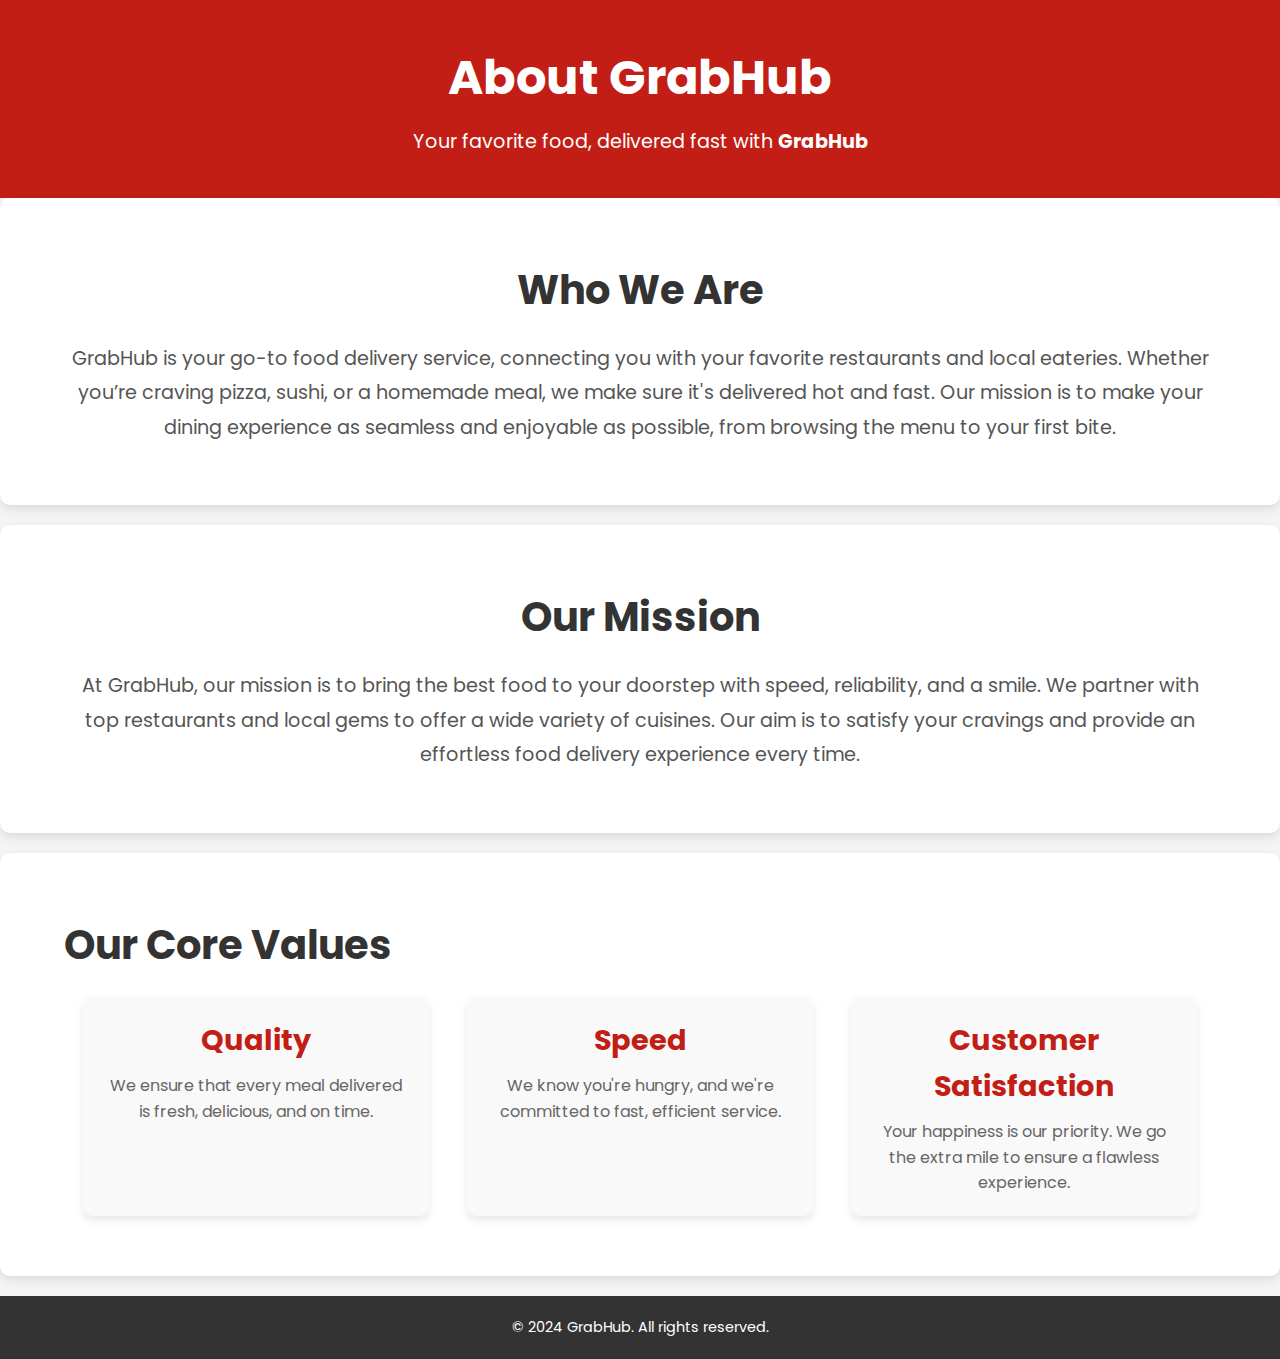
<file: About us.html>
<!DOCTYPE html>
<html lang="en">
<head>
  <meta charset="UTF-8">
  <meta name="viewport" content="width=device-width, initial-scale=1.0">
  <meta http-equiv="X-UA-Compatible" content="ie=edge">
  <title>About Us - GrabHub</title>
  <link rel="stylesheet" href="About us.css">
  <script src="About us.js" defer></script>
  <link href="https://fonts.googleapis.com/css2?family=Poppins:wght@300;400;600&display=swap" rel="stylesheet">
</head>
<body>

  <header>
    <div class="container">
      <h1>About GrabHub</h1>
      <p>Your favorite food, delivered fast with <strong>GrabHub</strong></p>
    </div>
  </header>

  <section class="about-section">
    <div class="container">
      <div class="about-content">
        <h2>Who We Are</h2>
        <p>GrabHub is your go-to food delivery service, connecting you with your favorite restaurants and local eateries. Whether you’re craving pizza, sushi, or a homemade meal, we make sure it's delivered hot and fast. Our mission is to make your dining experience as seamless and enjoyable as possible, from browsing the menu to your first bite.</p>
      </div>
    <!-- <div class="about-image">
        <img src="About us backgound image.jpg" alt="Food Delivery">
      </div>-->
    </div>
  </section>

  <section class="mission-section">
    <div class="container">
      <div class="mission-content">
        <h2>Our Mission</h2>
        <p>At GrabHub, our mission is to bring the best food to your doorstep with speed, reliability, and a smile. We partner with top restaurants and local gems to offer a wide variety of cuisines. Our aim is to satisfy your cravings and provide an effortless food delivery experience every time.</p>
      </div>
    </div>
  </section>

  <section class="values-section">
    <div class="container">
      <h2>Our Core Values</h2>
      <div class="values-grid">
        <div class="value-item">
          <h3>Quality</h3>
          <p>We ensure that every meal delivered is fresh, delicious, and on time.</p>
        </div>
        <div class="value-item">
          <h3>Speed</h3>
          <p>We know you're hungry, and we're committed to fast, efficient service.</p>
        </div>
        <div class="value-item">
          <h3>Customer Satisfaction</h3>
          <p>Your happiness is our priority. We go the extra mile to ensure a flawless experience.</p>
        </div>
      </div>
    </div>
  </section>

  <footer>
    <div class="container">
      <p>&copy; 2024 GrabHub. All rights reserved.</p>
    </div>
  </footer>
</body>
</html>
</file>
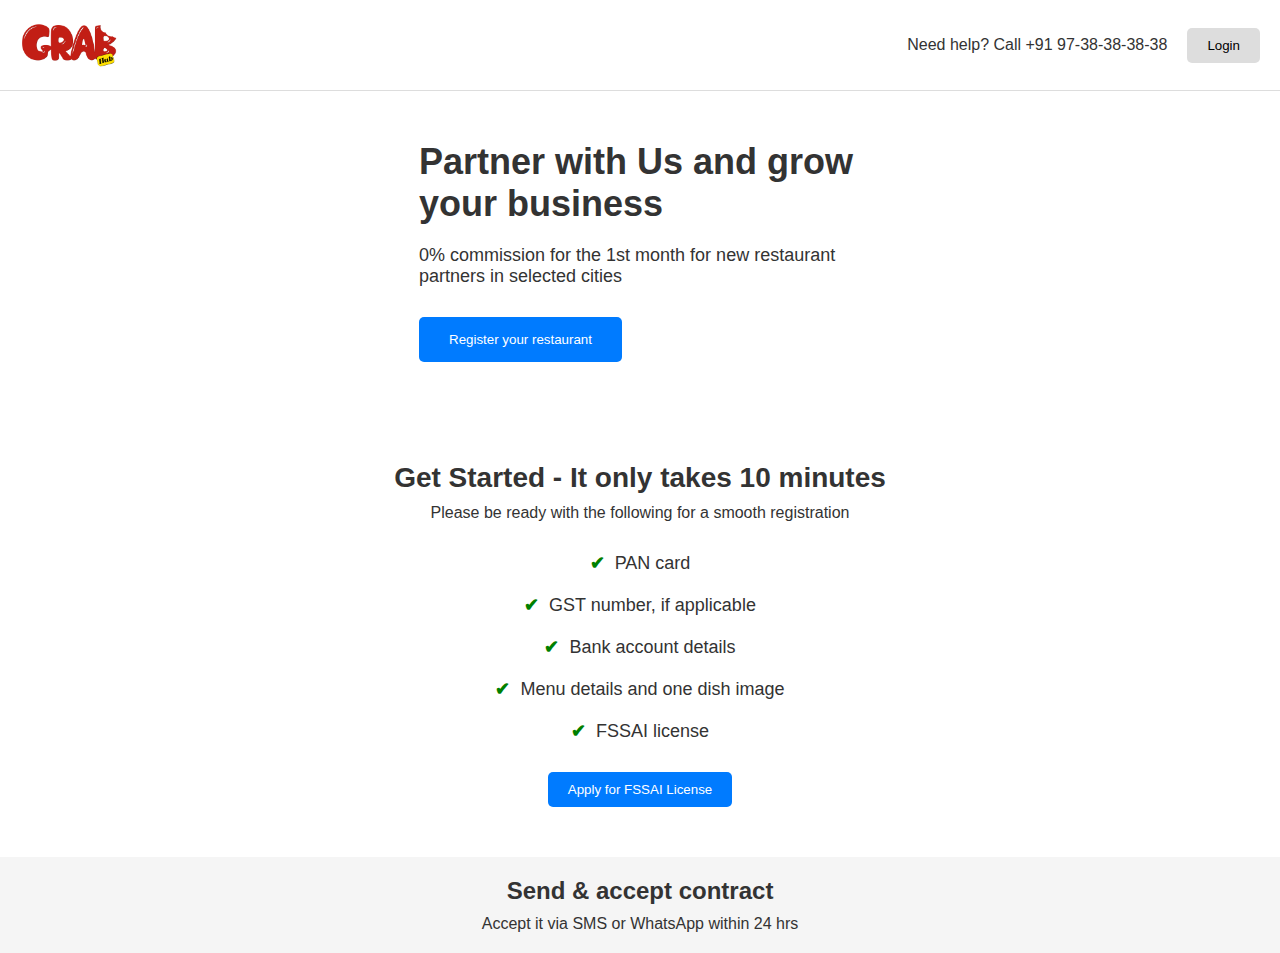
<file: addres.html>
<!DOCTYPE html>
<html lang="en">
<head>
    <meta charset="UTF-8">
    <meta name="viewport" content="width=device-width, initial-scale=1.0">
    <title>Partner with Us</title>
    <link rel="stylesheet" href="styleres.css">
</head>
<body>

    <!-- Header Section -->
    <header class="header">
        <img src="logo.png.jpg" alt="Your Logo" class="logo">
        <div class="help-section">
            <p>Need help? Call +91 97-38-38-38-38</p>
           <a href="login.html"> <button class="login-btn">Login</button></a>
        </div>
    </header>

    <!-- Main Content -->
    <div class="main-content">
        
        <div class="right-content">
            <h1>Partner with Us and grow your business</h1>
            <p>0% commission for the 1st month for new restaurant partners in selected cities</p>
            <button class="register-btn">Register your restaurant</button>
        </div>
    </div>

    <!-- Information Section -->
    <div class="info-section">
        <h2>Get Started - It only takes 10 minutes</h2>
        <p>Please be ready with the following for a smooth registration</p>
        <ul>
            <li>PAN card</li>
            <li>GST number, if applicable</li>
            <li>Bank account details</li>
            <li>Menu details and one dish image</li>
            <li>FSSAI license</li>
        </ul>
        <button class="apply-btn">Apply for FSSAI License</button>
    </div>

    <!-- Contract Section -->
    <div class="contract-section">
        <div class="contract-info">
            <h3>Send & accept contract</h3>
            <p>Accept it via SMS or WhatsApp within 24 hrs</p>
        </div>
    </div>

</body>
</html>
</file>
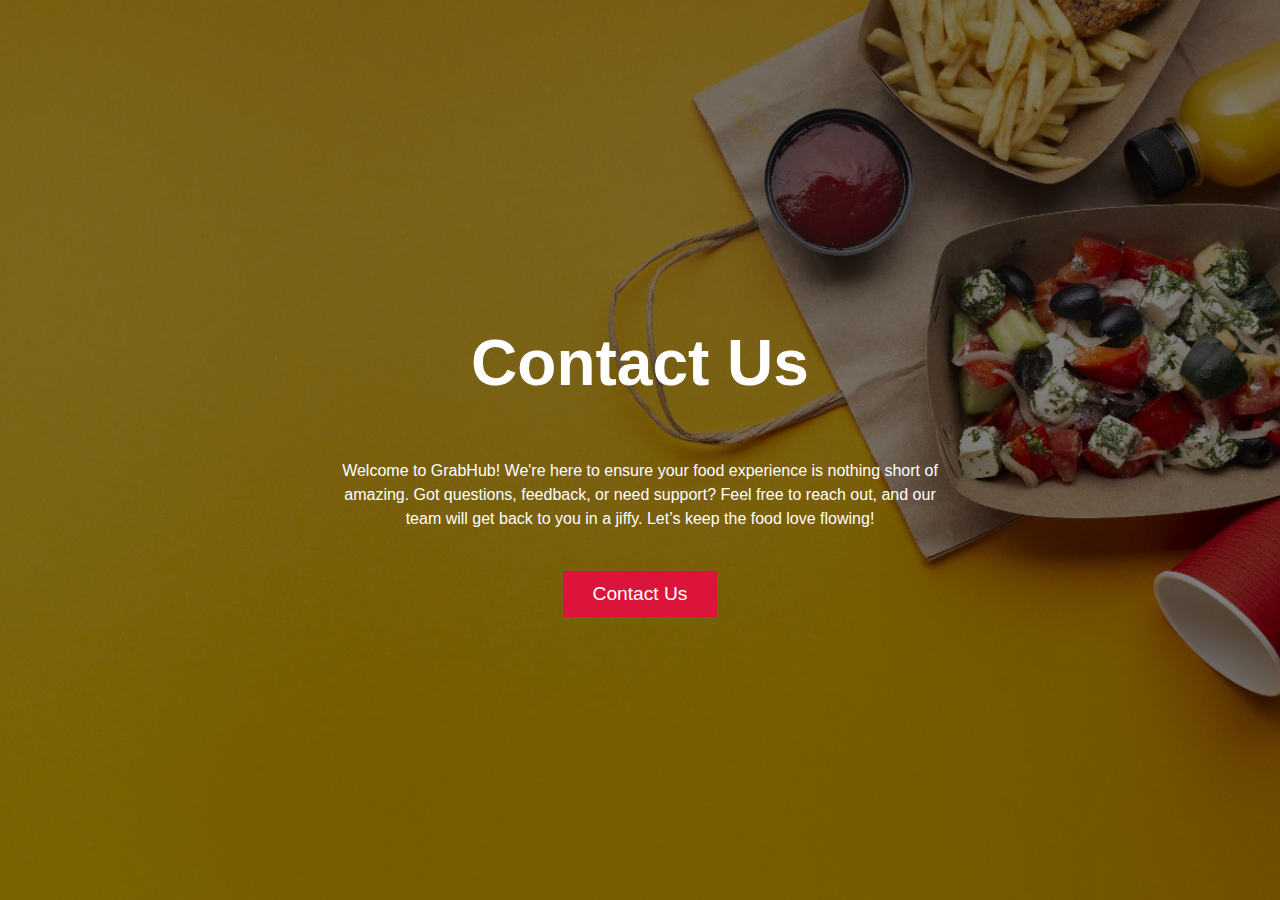
<file: contact us.html>
<!DOCTYPE html>
<html lang="en">
<head>
    <meta charset="UTF-8">
    <meta name="viewport" content="width=device-width, initial-scale=1.0">
    <title>Contact Us</title>
    <link rel="stylesheet" href="contact us.css">
</head>
<body>
    <header>
        <div class="content-container">
            <h1>Contact Us</h1>
            <p>
                Welcome to GrabHub! 
                We're here to ensure your food experience is nothing short of amazing. 
                Got questions, feedback, or need support? Feel free to reach out, and our team will get back to you in a jiffy. 
                Let’s keep the food love flowing!
            </p>
             <button class="cta-btn" id="open">Contact Us</button>
        </div>
    </header>
    <section class="modal-container" id="modal">
        <section class="modal">
            <button class="close-btn" id="close">x</button>
            <div class="modal-content">
                <h1>Contact Us</h1>
                <form class="modal-form">
                    <div>
                        <label for="name">Name</label>
                        <input
                        type="text"
                        id="name"
                        placeholder="Enter Name"
                        class="form-input"
                        />
                    </div>
                    <div>
                        <label for="Phone Number">phone Number</label>
                        <input
                        type="text"
                        id="name"
                        placeholder="Enter Your Mobile Number"
                        class="form-input"
                        />
                    </div>
                    <div>
                        <label for="email id">Email ID</label>
                        <input
                        type="text"
                        id="name"
                        placeholder="Enter your Email Id"
                        class="form-input"
                        />
                    </div>
                    <input type="submit" value="Submit" class="submit-btn"/>
                </form>
            </div>

        </section>
    </section>


    <script src="contact us.js"></script>
</body>
</html>
</file>
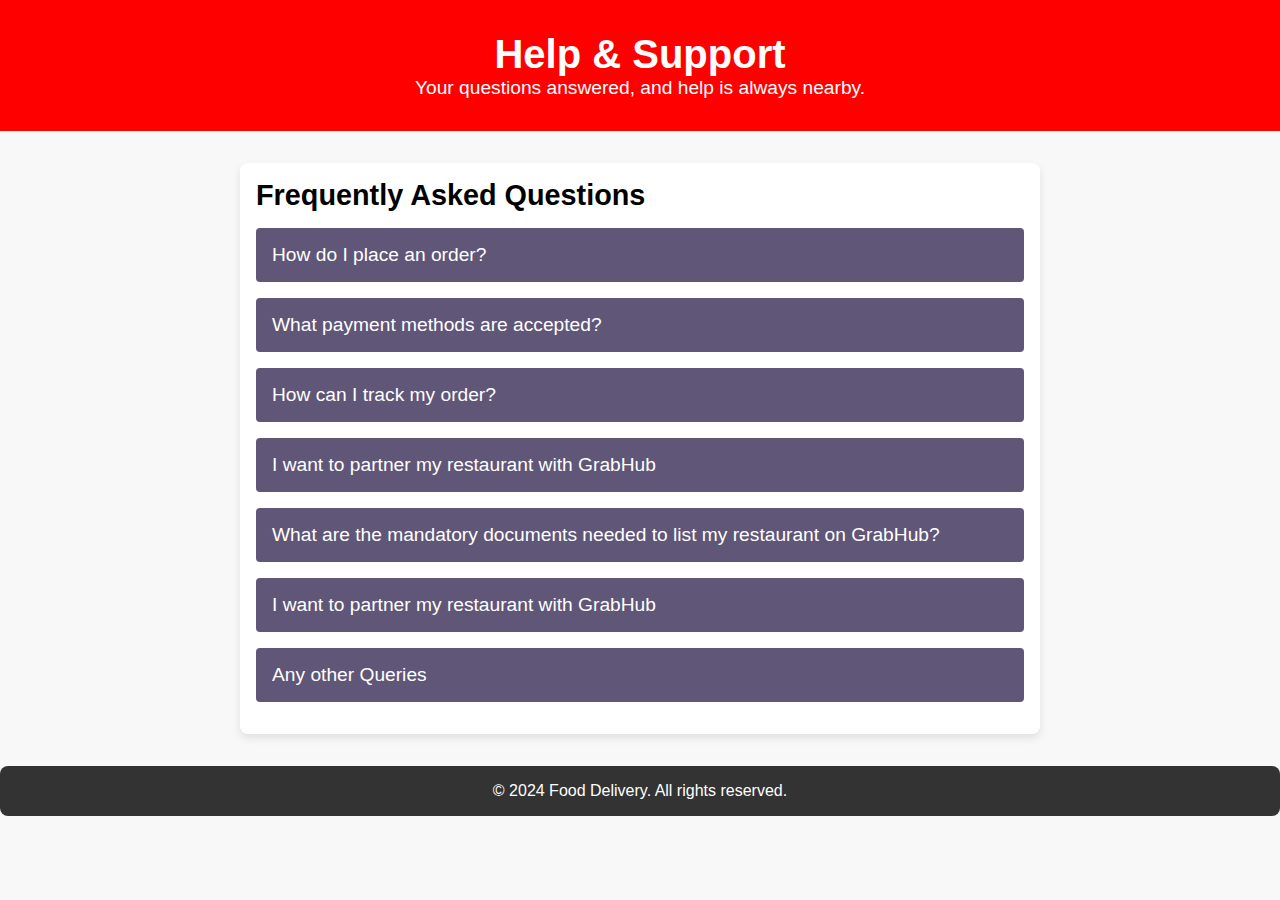
<file: help.html>
<!DOCTYPE html>
<html lang="en">
<head>
    <meta charset="UTF-8">
    <meta name="viewport" content="width=device-width, initial-scale=1.0">
    <title>Help & Support | Food Delivery</title>
    <link rel="stylesheet" href="style2.css">
</head>
<body>
    
    <header>
        <h1>Help & Support</h1>
        <p>Your questions answered, and help is always nearby.</p>
    </header>

    <main>
        <section id="faq">
            <h2>Frequently Asked Questions</h2>
            <div class="faq-item">
                <button class="faq-question">How do I place an order?</button>
                <div class="faq-answer">
                    <p>To place an order, simply browse through the menu, select your items, and click on 'Place Order'. You will be prompted to provide delivery details and payment options.</p>
                </div>
            </div>
            <div class="faq-item">
                <button class="faq-question">What payment methods are accepted?</button>
                <div class="faq-answer">
                    <p>We accept credit/debit cards, PayPal, and popular e-wallets. You can select your preferred payment method at checkout.</p>
                </div>
            </div>
            <div class="faq-item">
                <button class="faq-question">How can I track my order?</button>
                <div class="faq-answer">
                    <p>You can track your order in real-time from the 'My Orders' section on your account page. You will also receive SMS notifications with updates on your order status.</p>
                </div>
            </div>
            <div class="faq-item">
                <button class="faq-question">I want to partner my restaurant with GrabHub</button>
                <div class="faq-answer">
                    <button>SEND AN EMAIL</button>
                </div>
            </div>
            <div class="faq-item">
                <button class="faq-question">What are the mandatory documents needed to list my restaurant on GrabHub?</button>
                <div class="faq-answer">
                    <ul>
                        <li>Copies of the below documents are mandatory</li>
                        <li>FSSAI Licence OR FSSAI Acknowledgement</li>
                        <li>Pan Card</li>
                        <li>Cancelled Cheque OR bank Passbook</li>
                    </ul>
                </div>
            </div>
            <div class="faq-item">
                <button class="faq-question">I want to partner my restaurant with GrabHub</button>
                <div class="faq-answer">
                    <button>SEND AN EMAIL</button>
                </div>
            </div>
            <div class="faq-item">
                <button class="faq-question">Any other Queries</button>
                <div class="faq-answer">
                    <button>SEND AN EMAIL</button>
                </div>
            </div>
        </section>

    </main>

    <footer>
        <p>&copy; 2024 Food Delivery. All rights reserved.</p>
    </footer>

    <script>
    document.addEventListener("DOMContentLoaded", function () {
        const faqQuestions = document.querySelectorAll(".faq-question");
    
        faqQuestions.forEach(function (question) {
            question.addEventListener("click", function () {
                const answer = this.nextElementSibling;
                answer.style.display = answer.style.display === "block" ? "none" : "block";
            });
        });
    
        });
    </script>
</body>
</html>
</file>
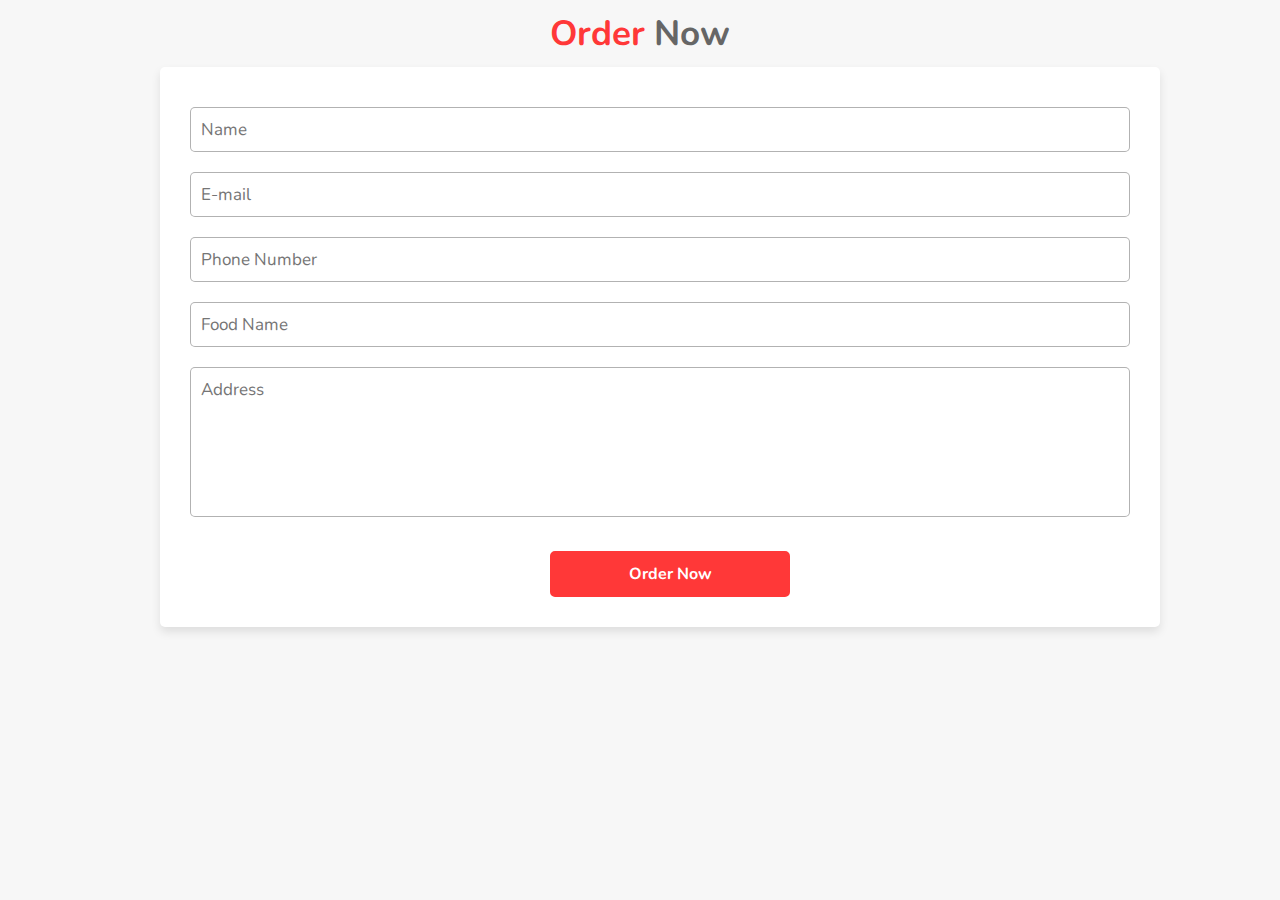
<file: ordernow.html>
<!DOCTYPE html>
<html lang="en">
<head>
    <meta charset="UTF-8">
    <meta name="viewport" content="width=device-width, initial-scale=1.0">
    <title>Document</title>
    <link rel="stylesheet" href="style.css">
</head>
<body>
    <setion class="order" id="order">

        <h1 class="heading"><span>order</span> now </h1>

        <div class="row">
            <form action="mailto:vigneshgbecse@gmail.com">
                <div class="inputBox">
                    <input type="text" placeholder="Name"> <br>
                    <input type="email" placeholder="E-mail">
                </div>
                <div class="inputBox">
                    <input type="number" placeholder="Phone Number"> <br>
                    <input type="text" placeholder="Food Name">
                </div>
                <textarea placeholder="Address" name="" id="" cols="30" rows="10"></textarea>
                <input type="submit" value="order now" class="btn0">
            </form>
        </div>
    </setion>
    
</body>
</html>
</file>
<file: About us.css>
* {
    margin: 0;
    padding: 0;
    box-sizing: border-box;
  }
  

.header {
    background-color: #f2f2f2;
    display: flex;
    justify-content: space-around;
    padding: 10px 20px;
    opacity: 80%;
    width: 100%;
    position: sticky;
    top: 0;
    z-index: 1000;
}
  
  body {
    font-family: 'Poppins', sans-serif;
    line-height: 1.6;
    color: #333;
    background-color: #f4f4f4;
  }
  
  header {
    background-color: #c21e15;
    color: #fff;
    padding: 40px 0;
    text-align: center;
  }
  
  header h1 {
    font-size: 3rem;
    margin-bottom: 10px;
  }
  
  header p {
    font-size: 1.2rem;
    margin-bottom: 0;
  }
  
  .container {
    width: 90%;
    margin: 0 auto;
    max-width: 1200px;
  }
  
  .about-section, .mission-section, .values-section {
    padding: 60px 0;
    background-color: #fff;
    margin-bottom: 20px;
    border-radius: 10px;
    box-shadow: 0 4px 10px rgba(0,0,0,0.1);
  }
  
  .about-section .about-content, .mission-section .mission-content {
    text-align: center;
  }
  
  .about-section h2, .mission-section h2, .values-section h2 {
    font-size: 2.5rem;
    margin-bottom: 20px;
    color: #333;
  }
  
  .about-section p, .mission-section p {
    font-size: 1.2rem;
    color: #555;
    line-height: 1.8;
  }
  
  /*.about-image img {
    left:50px;
    right:50px;
    padding: 60px 0;
    width: 100%;
    max-width: 500px;
    border-radius: 10px;
    margin-top: 30px;
  }*/
  
  .values-section .values-grid {
    display: flex;
    justify-content: space-around;
    text-align: center;
  }
  
  .value-item {
    width: 30%;
    background-color: #f9f9f9;
    padding: 20px;
    border-radius: 10px;
    box-shadow: 0 4px 10px rgba(0, 0, 0, 0.1);
    transition: transform 0.3s;
  }
  
  .value-item:hover {
    transform: translateY(-10px);
  }
  
  .value-item h3 {
    font-size: 1.8rem;
    margin-bottom: 10px;
    color: #c21e15;
  }
  
  .value-item p {
    font-size: 1rem;
    color: #666;
  }
  
  footer {
    background-color: #333;
    color: #fff;
    text-align: center;
    padding: 20px 0;
    margin-top: 20px;
  }
  
  footer p {
    margin: 0;
    font-size: 0.9rem;
  }
</file>
<file: styleres.css>
* {
    margin: 0;
    padding: 0;
    box-sizing: border-box;
}

body {
    background-image: url('https://images.unsplash.com/photo-1505935428862-770b6f24f629?fm=jpg&q=60&w=3000&ixlib=rb-4.0.3&ixid=M3wxMjA3fDB8MHxzZWFyY2h8MTF8fGZvb2QlMjBvcmRlcnxlbnwwfHwwfHx8MA%3D%3D');
    font-family: Arial, sans-serif;
    background-color: #f8f8f8;
    color: #333;
}

.header {
    display: flex;
    justify-content: space-between;
    align-items: center;
    padding: 20px;
    background-color: white;
    border-bottom: 1px solid #ddd;
}

.logo {
    height: 50px;
}

.help-section {
    display: flex;
    align-items: center;
}

.help-section p {
    margin-right: 20px;
}

.login-btn {
    padding: 10px 20px;
    background-color: #ddd;
    border: none;
    border-radius: 5px;
    cursor: pointer;
}

.main-content {
    display: flex;
    padding: 50px;
    background-color: white;
    justify-content: center;
}

.left-image img {
    max-width: 50%;
    border-radius: 10px;
}

.right-content {
    max-width: 40%;
    margin-left: 30px;
}

.right-content h1 {
    font-size: 36px;
    margin-bottom: 20px;
}

.right-content p {
    font-size: 18px;
    margin-bottom: 30px;
}

.register-btn {
    padding: 15px 30px;
    background-color: #007bff;
    align-content: center;
    color: white;
    border: none;
    border-radius: 5px;
    cursor: pointer;
}

.info-section {
    padding: 50px;
    background-color: #fff;
    text-align: center;
}

.info-section h2 {
    font-size: 28px;
    margin-bottom: 10px;
}

.info-section ul {
    list-style-type: none;
    font-size: 18px;
    margin: 20px 0;
}

.info-section ul li {
    padding: 10px 0;
    position: relative;
}

.info-section ul li:before {
    content: '✔';
    color: green;
    font-weight: bold;
    margin-right: 10px;
}

.apply-btn {
    padding: 10px 20px;
    background-color: #007bff;
    color: white;
    border: none;
    border-radius: 5px;
    cursor: pointer;
}

.contract-section {
    padding: 20px;
    background-color: #f5f5f5;
    text-align: center;
}

.contract-info h3 {
    font-size: 24px;
    margin-bottom: 10px;
}

.contract-info p {
    font-size: 16px;
}
</file>
<file: contact us.css>
:root {
    --modal-duration: 1s;
}

* {
    box-sizing: border-box;
}

body {
    font-family: sans-serif;
    margin: 0;
    transition: tranform 0.3s ease;
}

header {
    background-image: linear-gradient(rgba(0,0,0,0.5), rgba(0,0,0,0.5)), url(contact\ us\ backgroung\ image.jpg);
    background-size: cover;
    background-repeat: no-repeat;
    background-position: center;
}

.content-container {
    display: flex;
    flex-direction: column;
    justify-content: center;
    align-items: center;
    height: 100vh;
}

.content-container h1 {
    font-size: 4rem;
    color: #fff;
}

.content-container p {
    width: 600px;
    text-align: center;
    margin-bottom: 40px;
    color: #fff;
    line-height: 24px; 
}

.cta-btn {
    padding: 12px 30px;
    font-size: 1.2rem;
    outline: none;
    border: none;
    background-color: crimson;
    color: #fff;
    cursor: pointer;
}

.modal-container {
    background-color: rgba(0, 0, 0, 0.6);
    display: none;
    position: fixed;
    top: 0;
    left: 0;
    right: 0;
    bottom: 0;
}

.modal {
    background: #fff;
    border-radius: 5px;
    box-shadow: 0 0 10px rgba(0, 0, 0, 0.3);
    position: absolute;
    overflow: hidden;
    top: 50%;
    left: 50%;
    transform: translate(-50%, -50%);
    max-width: 100%;
    width: 400px;
}

.modal-content {
    padding: 20px;
}

.modal-form div {
    margin: 20px 0;
}

.modal-form label {
    display: block;
    margin-bottom: 6px;
}

.modal-form .form-input {
    padding: 8px;
    width: 100%;
}

.close-btn {
    background: transparent;
    border: none;
    font-size: 25px;
    position: absolute;
    top: 5px;
    right: 12px;
    cursor: pointer;
}

.modal-container .submit-btn {
    padding: 10px 30px;
    font-weight: bold;
    background: crimson;
    border: none;
    color: #fff;
    cursor:pointer;
}

/* JavaScript */
.modal-container.show-modal {
    display: block;
}
</file>
<file: style2.css>
* {
    margin: 0;
    padding: 0;
    box-sizing: border-box;
}
.header {
    background-color: #f2f2f2;
    display: flex;
    justify-content: space-around;
    padding: 10px 20px;
    opacity: 80%;
    width: 100%;
    position: sticky;
    top: 0;
    z-index: 1000;
}

body {
    background-image: url('https://media-assets.swiggy.com/swiggy/image/upload/fl_lossy,f_auto,q_auto/hfwotprj5pbl6an3njtn');
    font-family: Arial, sans-serif;
    background-color: #f8f8f8;
    color: #333;
    background-size: cover;
}

header {
    background-color: red;
    color: #fff;
    text-align: center;
    padding: 2rem;
    position: sticky;
    top: 0; /* Ensures the header stays at the top */
    z-index: 1000; /* Keeps the header on top of other content */
}

header h1 {
    font-size: 2.5rem;
}

header p {
    font-size: 1.2rem;
}

main {
    max-width: 800px;
    margin: 2rem auto;
    padding: 1rem;
    background-color: #fff;
    box-shadow: 0 4px 8px rgba(0, 0, 0, 0.1);
    border-radius: 8px;
}

h2 {
    font-size: 1.8rem;
    margin-bottom: 1rem;
    color: black;
}

.faq-item {
    margin-bottom: 1rem;
}

.faq-question {
    background-color: #605678;
    color: #fff;
    border: none;
    padding: 1rem;
    width: 100%;
    text-align: left;
    font-size: 1.2rem;
    cursor: pointer;
    border-radius: 4px;
    transition: background-color 0.3s ease; /* Smooth transition effect */
}

.faq-question:hover {
    background-color: #8ABFA3; /* Changes the background on hover */
    box-shadow: 0 4px 6px rgba(0, 0, 0, 0.1); /* Adds a subtle shadow on hover */
    transform: translateY(-2px); /* Gives a raised button effect */
}

.faq-answer {
    background-color: #f1f1f1;
    padding: 1rem;
    display: none;
    margin-top: 0.5rem;
    border-radius: 4px;
}

ul {
    list-style: none;
    margin: 1rem 0;
    padding: 0;
}

ul li {
    margin-bottom: 0.5rem;
}





footer {
    text-align: center;
    padding: 1rem;
    background-color: #333;
    color: #fff;
    margin-top: 2rem;
    border-radius: 8px;
}
</file>
<file: style.css>
@import url('https://fonts.googleapis.com/css2?family=Nunito:wght@200;300;400;600;700&display=swap');

:root {
    --red: #ff3838;

}

* {
    font-family: 'Nunito', sans-serif;
    margin: 0;
    padding: 0;
    box-sizing: border-box;
    outline: none;
    border: none;
    text-decoration: none;
    text-transform: capitalize;
    transition: all .2s linear;
}

*::selection {
    background: var(--red);
    color: #fff;
}

html {
    font-size: 62.5%;
    overflow-x: hidden;
    scroll-behavior: smooth;
    scroll-padding-top: 6rem;
}

body {
    background: #f7f7f7;

}

section {
    padding: 2rem 9%;
}

.heading {
    text-align: center;
    font-size: 3.5rem;
    padding: 1rem;
    color: #666;
}

.heading span {
    color: var(--red);
}

header {
    position: fixed;
    top: 0;
    left: 0;
    right: 0;
    z-index: 1000;
    display: flex;
    align-items: center;
    justify-content: space-between;
    background: #fff;
    padding: 2rem 9%;
    box-shadow: 0 .5rem 1rem rgba(0, 0, 0, 0.1);
}

.btn {
    display: inline-block;
    padding: .8rem 3rem;
    border: .2rem solid var(--red);
    color: var(--red);
    cursor: pointer;
    font-size: 1.7rem;
    border-radius: .5rem;
    position: relative;
    overflow: hidden;
    z-index: 0;
    margin-top: 1rem;
}

.btn::before {
    content: '';
    position: absolute;
    top: 0;
    right: 0;
    width: 0%;
    height: 100%;
    background: var(--red);
    transition: .3s linear;
    z-index: -1;
}

.btn:hover::before {
    width: 100%;
    left: 0;

}

.btn:hover {
    color: #fff;
}

.btn0 {
    display: inline-block;
    padding: 10px 20px;
    font-size: 16px;
    font-weight: bold;
    text-decoration: none;
    color: #ffffff;
    background-color: #ff3838;
    border: 2px solid #ff3838;
    border-radius: 5px;
}

header .logo {
    font-size: 2.5rem;
    font-weight: bolder;
    color: #666;
}

header .logo i {
    padding-right: .5rem;
    color: var(--red);
}

header .navbar a {
    font-size: 2rem;
    margin-left: 2rem;
    color: #666;
}

header .navbar a:hover {
    color: var(--red);
}

#menu-bar {
    font-size: 3rem;
    cursor: pointer;
    color: #666;
    border: .1rem solid #666;
    border-radius: .3rem;
    padding: .5rem 1.5rem;
    display: none;
}

.home {
    display: flex;
    flex-wrap: wrap;
    gap: 1.5rem;
    min-height: 100vh;
    align-items: center;
    background: url(images/home-bg.jpg) no-repeat;
    background-size: cover;
    background-position: center;
}

.home .content {
    flex: 1 1 40rem;
    padding-top: 6.5rem;
}

.home .image {
    flex: 1 1 40rem;
}

.home .image img {
    width: 100%;
    animation: float 3s linear infinite;
}

.home .content h3 {
    font-size: 5rem;
    color: #333;
}

.home .content p {
    font-size: 1.7rem;
    color: #666;
    padding: 1rem 0;
}

.speciality .box-container {
    display: flex;
    flex-wrap: wrap;
    gap: 1.5rem;
}

.speciality .box-container .box {
    flex: 1 1 40rem;
    position: relative;
    overflow: hidden;
    box-shadow: 0 .5rem 1rem rgba(0, 0, 0, .1);
    border: .1rem solid rgba(0, 0, 0, .3);
    cursor: pointer;
    border-radius: .5rem;
}

.speciality .box-container .box .image {
    height: 100%;
    width: 100%;
    object-fit: cover;
    position: absolute;
    top: -100%;
    left: 0;
}

.speciality .box-container .box .content {
    text-align: center;
    background: #fff;
    padding: 2rem;
}

.speciality .box-container .box .content img {
    margin: 1.5rem 0;
}

.speciality .box-container .box .content h3 {
    font-size: 2.5rem;
    color: #333;
}

.speciality .box-container .box .content p {
    font-size: 1.6rem;
    color: #666;
    padding: 1rem 0;
}

.speciality .box-container .box:hover .image {
    top: 0;
}

.speciality .box-container .box:hover .content {
    transform: translateY(100%);
}

.popular .box-container {
    display: flex;
    flex-wrap: wrap;
    gap: 1.5rem;
}

.popular .box-container .box {
    padding: 2rem;
    background: #fff;
    box-shadow: 0 .5rem 1rem rgba(0, 0, 0, 0.1);
    border: .1rem solid rgba(0, 0, 0, .3);
    border-radius: .5rem;
    text-align: center;
    flex: 1 1 40rem;
    position: relative;

}

.popular .box-container .box img {
    height: 25rem;
    object-fit: cover;
    width: 100%;
    border-radius: .5rem;
}

.popular .box-container .box .price {
    position: absolute;
    top: 3rem;
    left: 3rem;
    background: var(--red);
    color: #fff;
    font-size: 2rem;
    padding: .5rem 1rem;
    border-radius: .5rem;
}

.popular .box-container .box h3 {
    color: #333;
    font-size: 2.5rem;
    padding-top: 1rem;
}

.popular .box-container .box .stars i {
    color: gold;
    font-size: 1.7rem;
    padding: 1rem .1rem;
}



.steps {
    display: flex;
    flex-wrap: wrap;
    gap: 1.5rem;
    padding: 1rem;
}

.steps .box {
    flex: 1 1 25rem;
    padding: 1rem;
    text-align: center;

}

.steps .box img {
    border-radius: 50%;
    border: 1rem solid #fff;
    box-shadow: 0 .5rem 1rem rgba(0, 0, 0, 0.1);
}

.steps .box h3 {
    font-size: 3rem;
    color: #333;
    padding: 1rem;
}

.gallery .box-container {
    display: flex;
    flex-wrap: wrap;
    gap: 1.5rem;
}

.gallery .box-container .box {
    height: 25rem;
    flex: 1 1 40rem;
    border: 1rem solid #fff;
    box-shadow: 0 .5rem 1rem rgba(0, 0, 0, 0.1);
    border-radius: .5rem;
    position: relative;
    overflow: hidden;
}

.gallery .box-container .box img {
    height: 100%;
    width: 100%;
    object-fit: cover;
}

.gallery .box-container .box .content {
    position: absolute;
    top: -100%;
    left: 0;
    height: 100%;
    width: 100%;
    background: rgba(225, 225, 225, .9);
    padding: 2rem;
    padding-top: 5rem;
    text-align: center;

}

.gallery .box-container .box .content h3 {
    font-size: 2.5rem;
    color: #333;
}

.gallery .box-container .box .content p {
    font-size: 1.5rem;
    color: #666;
    padding: 1rem 0;
}

.gallery .box-container .box:hover .content {
    top: 0;
}

.review .box-container {
    display: flex;
    flex-wrap: wrap;
    gap: 1.5rem;
}

.review .box-container .box {
    text-align: center;
    padding: 2rem;
    border: 1rem solid #fff;
    box-shadow: 0 .5rem 1rem rgba(0, 0, 0, .3);
    border-radius: .5rem;
    flex: 1 1 30rem;
    background: #045372;
    margin-top: 6rem;

}

.review .box-container .box img {
    height: 12rem;
    width: 12rem;
    border-radius: 50%;
    border: 1rem solid #fff;
    margin-top: -8rem;
    object-fit: cover;
}

.review .box-container .box h3 {
    font-size: 2.5rem;
    color: #fff;
    padding: .5rem 0;
}

.review .box-container .box .stars i {
    font-size: 2rem;
    color: var(--red);
    padding: .5rem 0;
}

.review .box-container .box p {
    font-size: 1.7rem;
    color: #eee;
    padding: 1rem 0;
}

.order .row {
    padding: 2rem;
    box-shadow: 0 .5rem 1rem rgba(0, 0, 0, 0.1);
    background: #fff;
    display: flex;
    flex-wrap: wrap;
    gap: 1.5rem;
    border-radius: .5rem;
    width: 1000px;
    margin-left: 160px;
}

.order .row form {
    flex: 1 1 50rem;
    padding: 1rem;
}

.order .row form .inputBox {
    display: flex;
    justify-content: space-between;
    flex-wrap: wrap;
}

.order .row form .inputBox input,
.order .row form textarea {
    padding: 1rem;
    margin: 1rem 0;
    font-size: 1.7rem;
    color: #333;
    text-transform: none;
    border: .1rem solid rgba(0, 0, 0, .3);
    border-radius: .5rem;
    width: 100%; 
}

.order .row form textarea {
    resize: none;
    height: 15rem;
}
.order .row form .btn0 {  
    cursor: pointer; 
    margin-left: 360px;
    margin-top: 20px;
    width: 240px;

}


.footer {
    background-color: #333;
    padding: 40px 60px;
    color: white;
    font-family: Arial, sans-serif;
    display: flex;
    justify-content: space-between;
    align-items: flex-start;
}

.logo img {
    width: 80px;
    height: 70px;
}

.footer-section {
    margin-right: 40px;
}

.footer-section h3 {
    color: white;
    font-size: 18px;
    margin-bottom: 20px;
    font-weight: 500;
}

.footer-section ul {
    list-style: none;
    padding: 0;
    margin: 0;
}

.footer-section ul li {
    margin-bottom: 12px;
}

.footer-section ul li a {
    color: #ffffff;
    text-decoration: none;
    font-size: 14px;
    transition: color 0.3s ease;
}

.footer-section ul li a:hover {
    color: #ffdd00;
}

.social-links {
    display: flex;
    gap: 15px;
}

.social-links a {
    color: white;
    text-decoration: none;
    font-size: 20px;
}

.social-icon {
    width: 30px;
    height: 24px;
}
@media (max-width: 768px) {
    .category-item img, .restaurant-item img, .restaurant-chain-item img {
        width: 60px;
        height: 60px;
    }
}
#scroll-top {
    position: fixed;
    top: -120%;
    right: 2rem;
    padding: .5rem 1.5rem;
    font-size: 4rem;
    background: var(--red);
    color: #ffffff;
    border-radius: .5rem;
    transition: .5s linear;
    z-index: 1000;
}

#scroll-top.active {
    top: calc(100% - 12rem);
}

.loader-container {
    position: fixed;
    top: 0;
    left: 0;
    z-index: 10000;
    background: #fff;
    display: flex;
    align-items: center;
    justify-content: center;
    height: 100%;
    width: 100%;
}

.loader-container.fade-out {
    top: -120%;
}

@keyframes float {

    0%,
    100% {
        transform: translateY(0rem);
    }

    50% {
        transform: translateY(3rem);
    }
}
</file>
